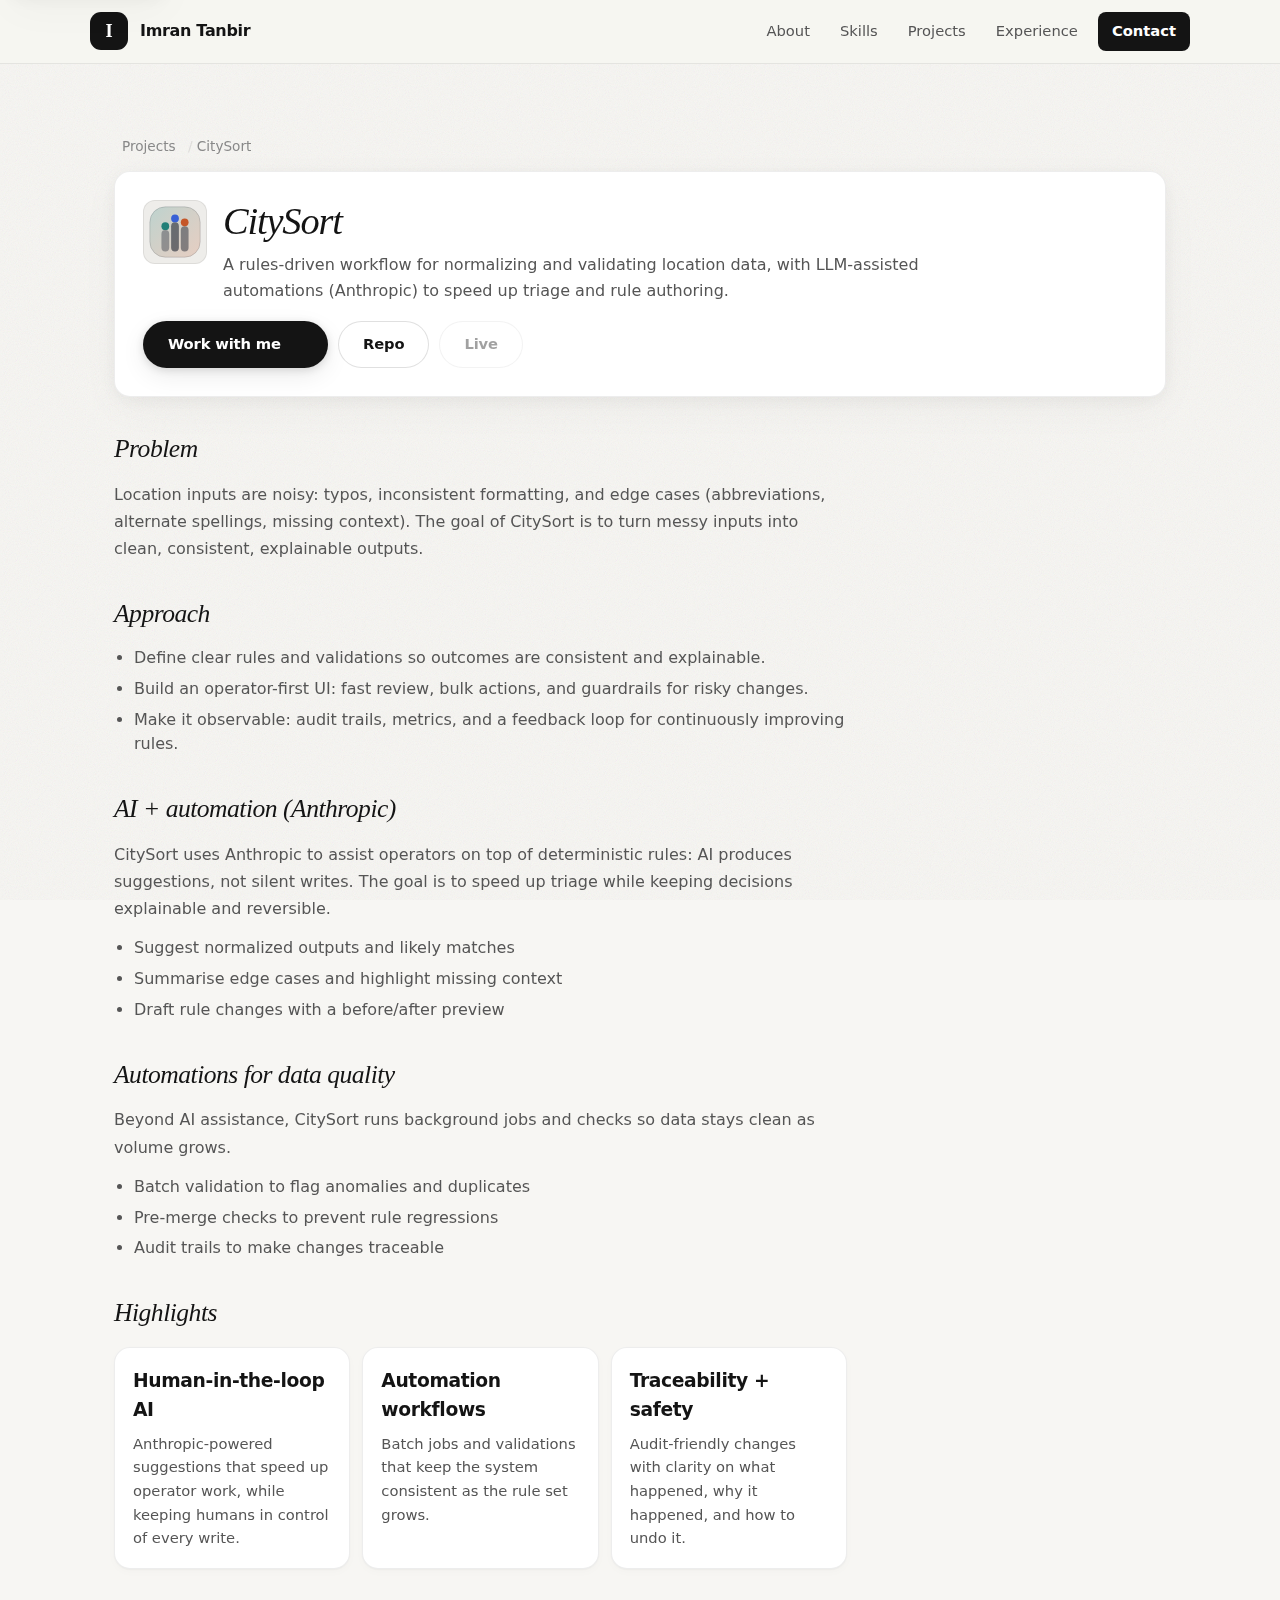
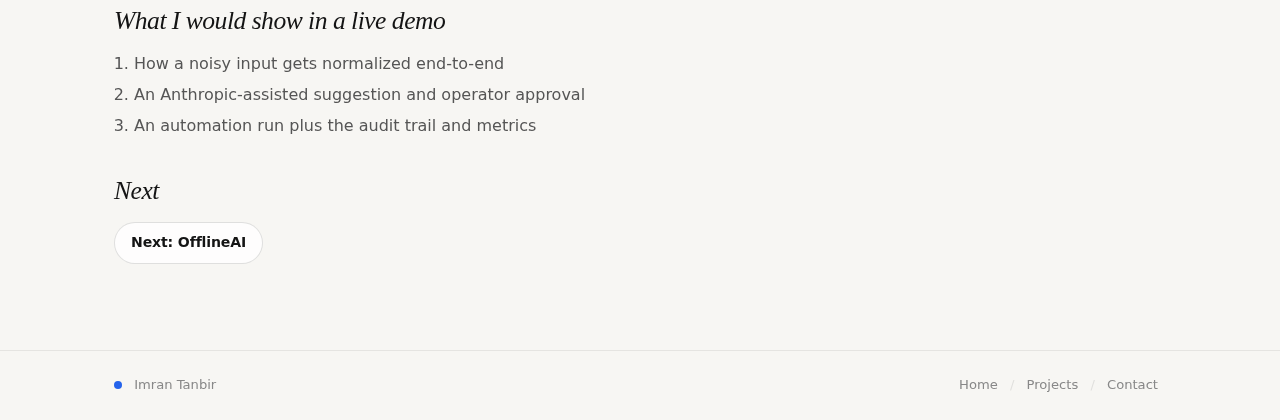
<file: public/projects/citysort/index.html>
<!doctype html>
<html lang="en">
  <head>
    <meta charset="utf-8" />
    <meta name="viewport" content="width=device-width, initial-scale=1" />
    <meta
      name="description"
      content="CitySort case study: rules-driven location workflows with validation and operator-focused UX."
    />

    <title>CitySort - Case Study</title>

    <link rel="icon" href="../../assets/favicon.svg" type="image/svg+xml" />
    <link rel="stylesheet" href="../../styles.css" />

    <link rel="preconnect" href="https://fonts.googleapis.com" />
    <link rel="preconnect" href="https://fonts.gstatic.com" crossorigin />
    <link
      href="https://fonts.googleapis.com/css2?family=Fraunces:opsz,wght@9..144,500;9..144,700&family=Space+Grotesk:wght@400;600;700&display=swap"
      rel="stylesheet"
    />

    <script src="../../script.js" defer></script>
  </head>
  <body>
    <a class="skip-link" href="#content">Skip to content</a>

    <header class="site-header">
      <div class="container header-inner">
        <a class="brand" href="../../" aria-label="Home">
          <span class="brand-mark" aria-hidden="true">I</span>
          <span class="brand-text">Imran Tanbir</span>
        </a>

        <nav class="site-nav" aria-label="Primary">
          <a href="../../#about">About</a>
          <a href="../../#skills">Skills</a>
          <a href="../../#projects">Projects</a>
          <a href="../../#experience">Experience</a>
          <a href="../../#contact" class="nav-cta">Contact</a>
        </nav>
      </div>
    </header>

    <main id="content" class="page">
      <section class="section">
        <div class="container">
          <p class="crumb" data-reveal>
            <a href="../../#projects">Projects</a>
            <span class="sep" aria-hidden="true">/</span>
            <span>CitySort</span>
          </p>

          <div class="project-hero" data-reveal>
            <div class="project-hero-top">
              <img
                class="project-icon"
                src="../../assets/citysort.svg"
                width="64"
                height="64"
                alt=""
                aria-hidden="true"
              />
              <div>
                <h1 class="project-title">CitySort</h1>
                <p class="project-subtitle">
                  A rules-driven workflow for normalizing and validating
                  location data, with LLM-assisted automations (Anthropic) to
                  speed up triage and rule authoring.
                </p>
              </div>
            </div>

            <div class="project-actions">
              <a class="btn btn-primary" href="../../#contact">Work with me</a>
              <a
                class="btn btn-ghost"
                href="https://github.com/imranow/Citysort"
                target="_blank"
                rel="noreferrer"
                >Repo</a
              >
              <a class="btn btn-ghost" href="#" aria-disabled="true">Live</a>
            </div>
          </div>

          <div class="prose" data-reveal>
            <h2>Problem</h2>
            <p>
              Location inputs are noisy: typos, inconsistent formatting, and edge
              cases (abbreviations, alternate spellings, missing context). The
              goal of CitySort is to turn messy inputs into clean, consistent,
              explainable outputs.
            </p>

            <h2>Approach</h2>
            <ul>
              <li>
                Define clear rules and validations so outcomes are consistent and
                explainable.
              </li>
              <li>
                Build an operator-first UI: fast review, bulk actions, and
                guardrails for risky changes.
              </li>
              <li>
                Make it observable: audit trails, metrics, and a feedback loop
                for continuously improving rules.
              </li>
            </ul>

            <h2>AI + automation (Anthropic)</h2>
            <p>
              CitySort uses Anthropic to assist operators on top of deterministic
              rules: AI produces suggestions, not silent writes. The goal is to
              speed up triage while keeping decisions explainable and
              reversible.
            </p>
            <ul>
              <li>Suggest normalized outputs and likely matches</li>
              <li>Summarise edge cases and highlight missing context</li>
              <li>Draft rule changes with a before/after preview</li>
            </ul>

            <h2>Automations for data quality</h2>
            <p>
              Beyond AI assistance, CitySort runs background jobs and checks so
              data stays clean as volume grows.
            </p>
            <ul>
              <li>Batch validation to flag anomalies and duplicates</li>
              <li>Pre-merge checks to prevent rule regressions</li>
              <li>Audit trails to make changes traceable</li>
            </ul>

            <h2>Highlights</h2>
            <div class="callouts">
              <div class="callout">
                <h3>Human-in-the-loop AI</h3>
                <p>
                  Anthropic-powered suggestions that speed up operator work,
                  while keeping humans in control of every write.
                </p>
              </div>
              <div class="callout">
                <h3>Automation workflows</h3>
                <p>
                  Batch jobs and validations that keep the system consistent as
                  the rule set grows.
                </p>
              </div>
              <div class="callout">
                <h3>Traceability + safety</h3>
                <p>
                  Audit-friendly changes with clarity on what happened, why it
                  happened, and how to undo it.
                </p>
              </div>
            </div>

            <h2>What I would show in a live demo</h2>
            <ol>
              <li>How a noisy input gets normalized end-to-end</li>
              <li>An Anthropic-assisted suggestion and operator approval</li>
              <li>An automation run plus the audit trail and metrics</li>
            </ol>

            <h2>Next</h2>
            <p class="next-links">
              <a class="btn btn-small btn-ghost" href="../offlineai/"
                >Next: OfflineAI</a
              >
            </p>
          </div>
        </div>
      </section>
    </main>

    <footer class="site-footer">
      <div class="container footer-inner">
        <p class="footer-left">
          <span class="footer-mark" aria-hidden="true"></span>
          <span>Imran Tanbir</span>
        </p>
        <p class="footer-right">
          <a href="../../">Home</a>
          <span class="sep" aria-hidden="true">/</span>
          <a href="../../#projects">Projects</a>
          <span class="sep" aria-hidden="true">/</span>
          <a href="../../#contact">Contact</a>
        </p>
      </div>
    </footer>
  </body>
</html>
</file>
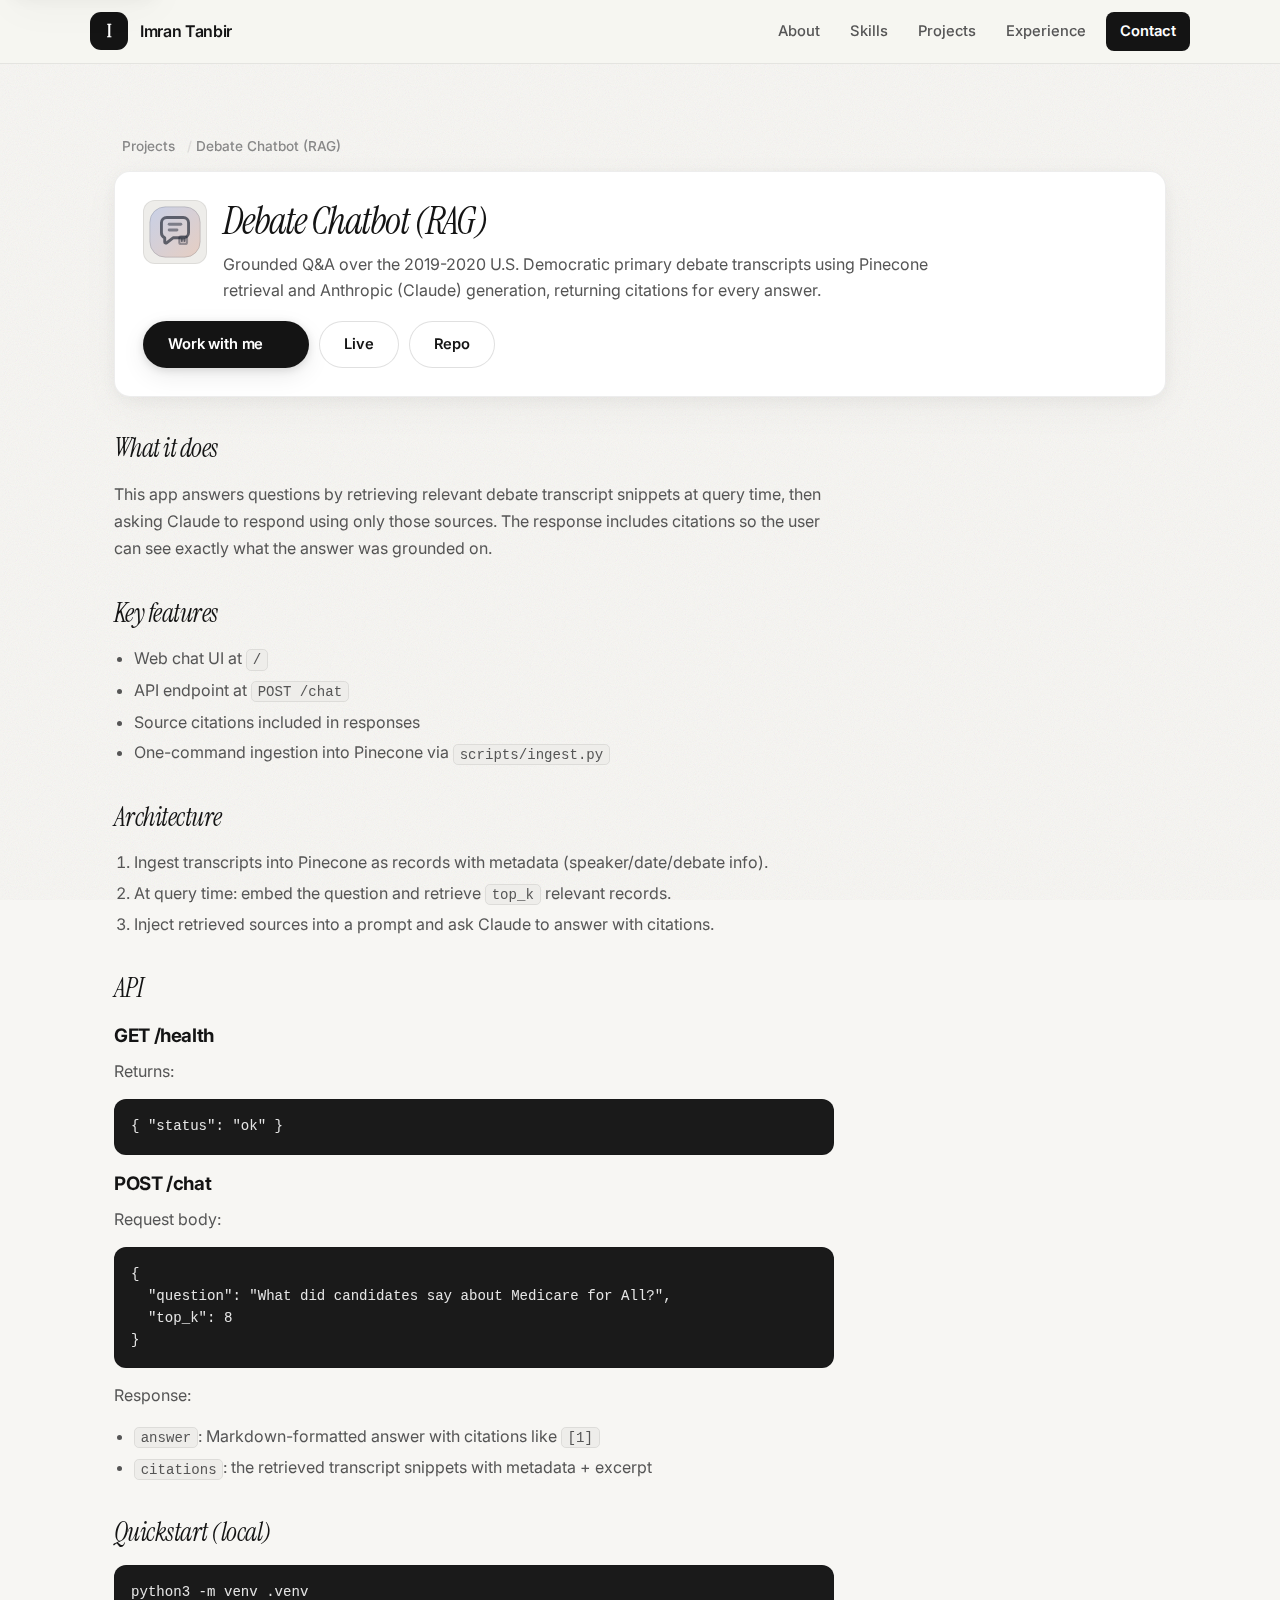
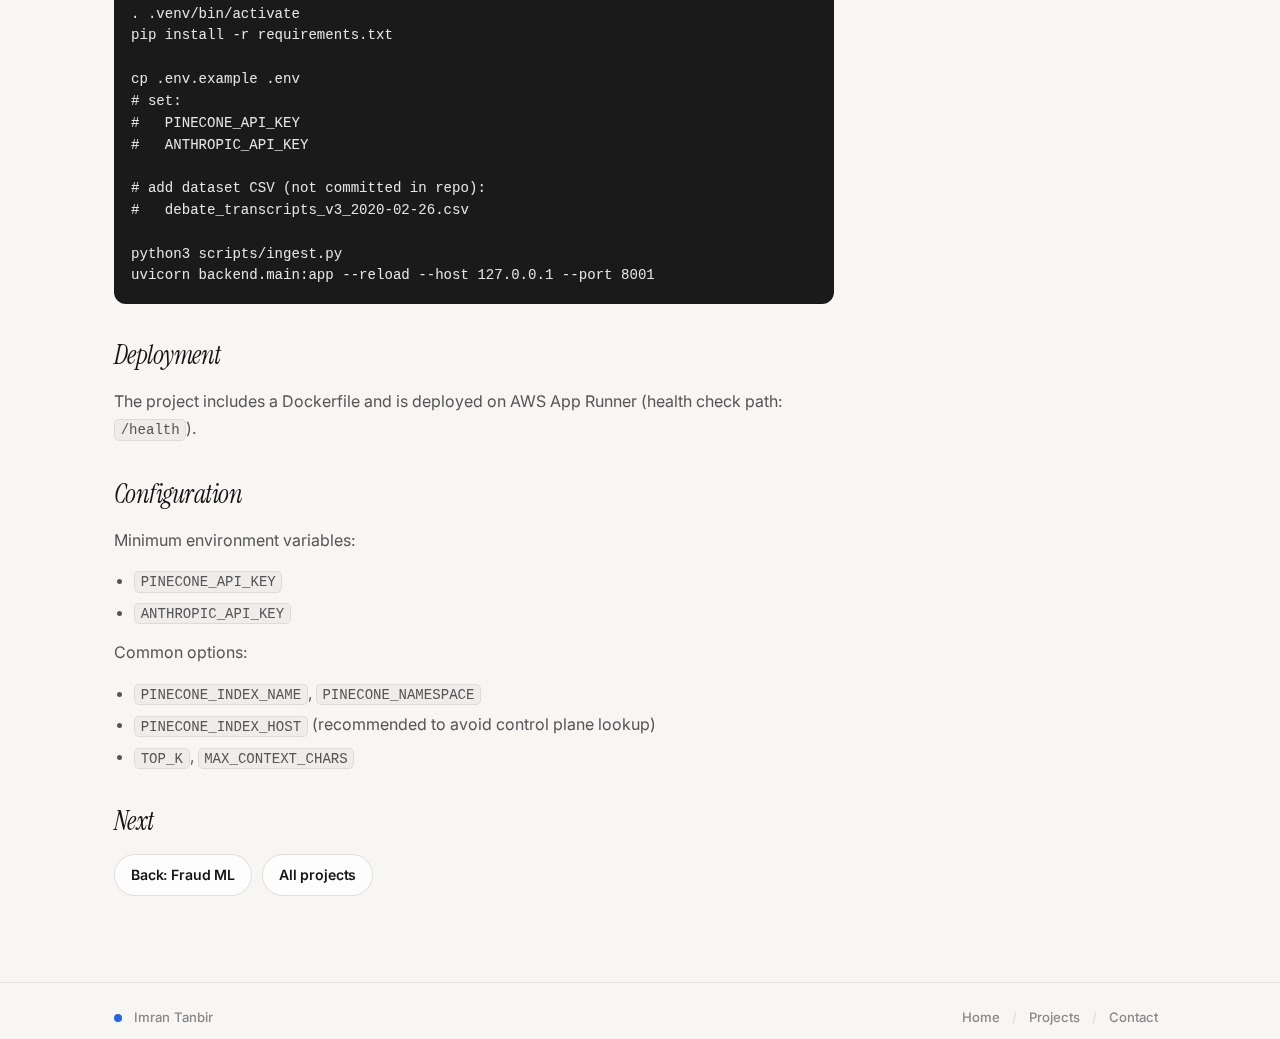
<file: public/projects/debate-chatbot/index.html>
<!doctype html>
<html lang="en">
  <head>
    <meta charset="utf-8" />
    <meta name="viewport" content="width=device-width, initial-scale=1" />
    <meta
      name="description"
      content="Debate Chatbot (RAG) case study: grounded Q&A over 2019-2020 U.S. Democratic primary debate transcripts using Pinecone and Anthropic, with citations."
    />

    <title>Debate Chatbot (RAG) - Case Study</title>

    <link rel="icon" href="../../assets/favicon.svg" type="image/svg+xml" />
    <link rel="stylesheet" href="../../styles.css" />

    <link rel="preconnect" href="https://fonts.googleapis.com" />
    <link rel="preconnect" href="https://fonts.gstatic.com" crossorigin />
    <link
      href="https://fonts.googleapis.com/css2?family=Instrument+Serif:ital@0;1&family=Inter:wght@400;500;600;700&display=swap"
      rel="stylesheet"
    />

    <script src="../../script.js" defer></script>
  </head>
  <body>
    <a class="skip-link" href="#content">Skip to content</a>

    <header class="site-header">
      <div class="container header-inner">
        <a class="brand" href="../../" aria-label="Home">
          <span class="brand-mark" aria-hidden="true">I</span>
          <span class="brand-text">Imran Tanbir</span>
        </a>

        <nav class="site-nav" aria-label="Primary">
          <a href="../../#about">About</a>
          <a href="../../#skills">Skills</a>
          <a href="../../#projects">Projects</a>
          <a href="../../#experience">Experience</a>
          <a href="../../#contact" class="nav-cta">Contact</a>
        </nav>
      </div>
    </header>

    <main id="content" class="page">
      <section class="section">
        <div class="container">
          <p class="crumb" data-reveal>
            <a href="../../#projects">Projects</a>
            <span class="sep" aria-hidden="true">/</span>
            <span>Debate Chatbot (RAG)</span>
          </p>

          <div class="project-hero" data-reveal>
            <div class="project-hero-top">
              <img
                class="project-icon"
                src="../../assets/debate-chatbot.svg"
                width="64"
                height="64"
                alt=""
                aria-hidden="true"
              />
              <div>
                <h1 class="project-title">Debate Chatbot (RAG)</h1>
                <p class="project-subtitle">
                  Grounded Q&amp;A over the 2019-2020 U.S. Democratic primary
                  debate transcripts using Pinecone retrieval and Anthropic
                  (Claude) generation, returning citations for every answer.
                </p>
              </div>
            </div>

            <div class="project-actions">
              <a class="btn btn-primary" href="../../#contact">Work with me</a>
              <a
                class="btn btn-ghost"
                href="https://9rhyvmep9y.us-east-1.awsapprunner.com/"
                target="_blank"
                rel="noreferrer"
                >Live</a
              >
              <a
                class="btn btn-ghost"
                href="https://github.com/imranow/debate-chatbot"
                target="_blank"
                rel="noreferrer"
                >Repo</a
              >
            </div>
          </div>

          <div class="prose" data-reveal>
            <h2>What it does</h2>
            <p>
              This app answers questions by retrieving relevant debate transcript
              snippets at query time, then asking Claude to respond using only
              those sources. The response includes citations so the user can see
              exactly what the answer was grounded on.
            </p>

            <h2>Key features</h2>
            <ul>
              <li>Web chat UI at <code>/</code></li>
              <li>API endpoint at <code>POST /chat</code></li>
              <li>Source citations included in responses</li>
              <li>
                One-command ingestion into Pinecone via
                <code>scripts/ingest.py</code>
              </li>
            </ul>

            <h2>Architecture</h2>
            <ol>
              <li>
                Ingest transcripts into Pinecone as records with metadata
                (speaker/date/debate info).
              </li>
              <li>
                At query time: embed the question and retrieve <code>top_k</code>
                relevant records.
              </li>
              <li>
                Inject retrieved sources into a prompt and ask Claude to answer
                with citations.
              </li>
            </ol>

            <h2>API</h2>
            <h3>GET /health</h3>
            <p>Returns:</p>
            <pre><code>{ "status": "ok" }</code></pre>

            <h3>POST /chat</h3>
            <p>Request body:</p>
            <pre><code>{
  "question": "What did candidates say about Medicare for All?",
  "top_k": 8
}</code></pre>

            <p>Response:</p>
            <ul>
              <li>
                <code>answer</code>: Markdown-formatted answer with citations like
                <code>[1]</code>
              </li>
              <li>
                <code>citations</code>: the retrieved transcript snippets with
                metadata + excerpt
              </li>
            </ul>

            <h2>Quickstart (local)</h2>
            <pre><code>python3 -m venv .venv
. .venv/bin/activate
pip install -r requirements.txt

cp .env.example .env
# set:
#   PINECONE_API_KEY
#   ANTHROPIC_API_KEY

# add dataset CSV (not committed in repo):
#   debate_transcripts_v3_2020-02-26.csv

python3 scripts/ingest.py
uvicorn backend.main:app --reload --host 127.0.0.1 --port 8001</code></pre>

            <h2>Deployment</h2>
            <p>
              The project includes a Dockerfile and is deployed on AWS App Runner
              (health check path: <code>/health</code>).
            </p>

            <h2>Configuration</h2>
            <p>Minimum environment variables:</p>
            <ul>
              <li><code>PINECONE_API_KEY</code></li>
              <li><code>ANTHROPIC_API_KEY</code></li>
            </ul>
            <p>Common options:</p>
            <ul>
              <li>
                <code>PINECONE_INDEX_NAME</code>,
                <code>PINECONE_NAMESPACE</code>
              </li>
              <li>
                <code>PINECONE_INDEX_HOST</code> (recommended to avoid control
                plane lookup)
              </li>
              <li><code>TOP_K</code>, <code>MAX_CONTEXT_CHARS</code></li>
            </ul>

            <h2>Next</h2>
            <p class="next-links">
              <a class="btn btn-small btn-ghost" href="../fraud-ml/"
                >Back: Fraud ML</a
              >
              <a class="btn btn-small btn-ghost" href="../../#projects"
                >All projects</a
              >
            </p>
          </div>
        </div>
      </section>
    </main>

    <footer class="site-footer">
      <div class="container footer-inner">
        <p class="footer-left">
          <span class="footer-mark" aria-hidden="true"></span>
          <span>Imran Tanbir</span>
        </p>
        <p class="footer-right">
          <a href="../../">Home</a>
          <span class="sep" aria-hidden="true">/</span>
          <a href="../../#projects">Projects</a>
          <span class="sep" aria-hidden="true">/</span>
          <a href="../../#contact">Contact</a>
        </p>
      </div>
    </footer>
  </body>
</html>
</file>
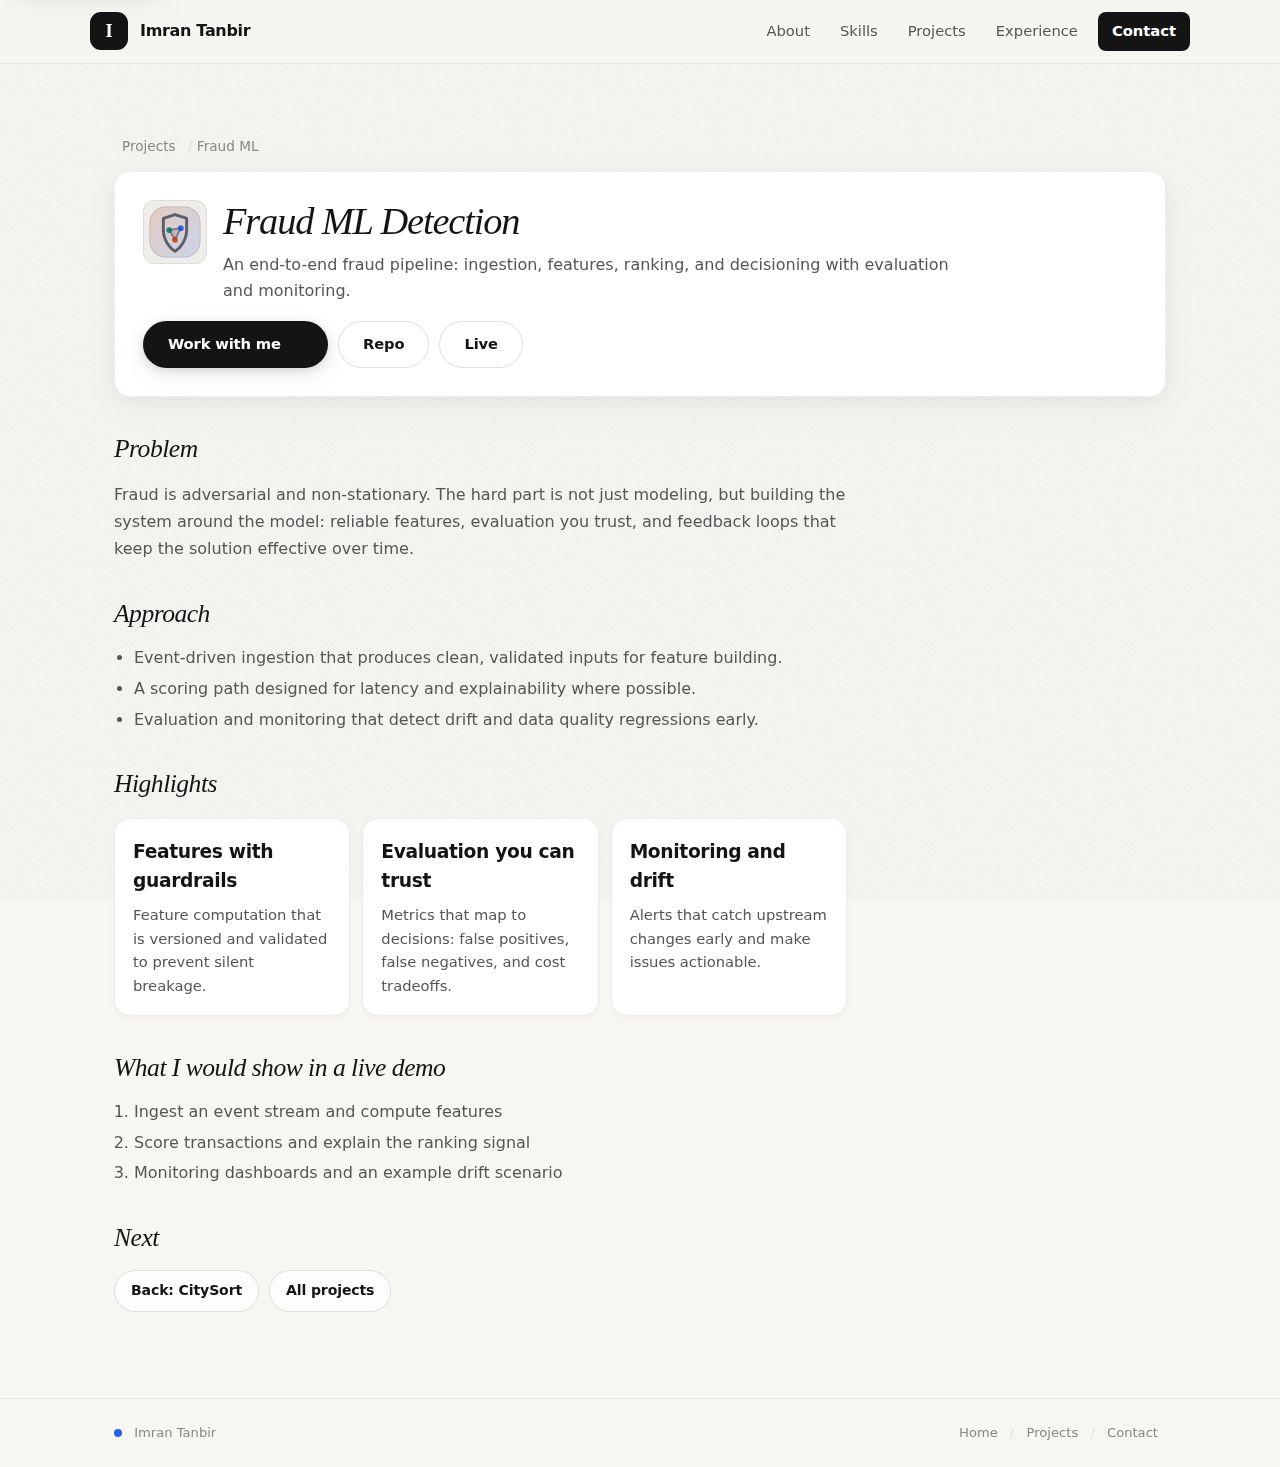
<file: public/projects/fraud-ml/index.html>
<!doctype html>
<html lang="en">
  <head>
    <meta charset="utf-8" />
    <meta name="viewport" content="width=device-width, initial-scale=1" />
    <meta
      name="description"
      content="Fraud ML case study: turning raw events into risk decisions with evaluation and monitoring."
    />

    <title>Fraud ML - Case Study</title>

    <link rel="icon" href="../../assets/favicon.svg" type="image/svg+xml" />
    <link rel="stylesheet" href="../../styles.css" />

    <link rel="preconnect" href="https://fonts.googleapis.com" />
    <link rel="preconnect" href="https://fonts.gstatic.com" crossorigin />
    <link
      href="https://fonts.googleapis.com/css2?family=Fraunces:opsz,wght@9..144,500;9..144,700&family=Space+Grotesk:wght@400;600;700&display=swap"
      rel="stylesheet"
    />

    <script src="../../script.js" defer></script>
  </head>
  <body>
    <a class="skip-link" href="#content">Skip to content</a>

    <header class="site-header">
      <div class="container header-inner">
        <a class="brand" href="../../" aria-label="Home">
          <span class="brand-mark" aria-hidden="true">I</span>
          <span class="brand-text">Imran Tanbir</span>
        </a>

        <nav class="site-nav" aria-label="Primary">
          <a href="../../#about">About</a>
          <a href="../../#skills">Skills</a>
          <a href="../../#projects">Projects</a>
          <a href="../../#experience">Experience</a>
          <a href="../../#contact" class="nav-cta">Contact</a>
        </nav>
      </div>
    </header>

    <main id="content" class="page">
      <section class="section">
        <div class="container">
          <p class="crumb" data-reveal>
            <a href="../../#projects">Projects</a>
            <span class="sep" aria-hidden="true">/</span>
            <span>Fraud ML</span>
          </p>

          <div class="project-hero" data-reveal>
            <div class="project-hero-top">
              <img
                class="project-icon"
                src="../../assets/fraud-ml.svg"
                width="64"
                height="64"
                alt=""
                aria-hidden="true"
              />
              <div>
                <h1 class="project-title">Fraud ML Detection</h1>
                <p class="project-subtitle">
                  An end-to-end fraud pipeline: ingestion, features, ranking, and
                  decisioning with evaluation and monitoring.
                </p>
              </div>
            </div>

            <div class="project-actions">
              <a class="btn btn-primary" href="../../#contact">Work with me</a>
              <a
                class="btn btn-ghost"
                href="https://github.com/imranow/fraud-detection"
                target="_blank"
                rel="noreferrer"
                >Repo</a
              >
              <a
                class="btn btn-ghost"
                href="https://fraud-detection-osf8xo9afx6h4yt8gnrdq8.streamlit.app/"
                target="_blank"
                rel="noreferrer"
                >Live</a
              >
            </div>
          </div>

          <div class="prose" data-reveal>
            <h2>Problem</h2>
            <p>
              Fraud is adversarial and non-stationary. The hard part is not just
              modeling, but building the system around the model: reliable
              features, evaluation you trust, and feedback loops that keep the
              solution effective over time.
            </p>

            <h2>Approach</h2>
            <ul>
              <li>
                Event-driven ingestion that produces clean, validated inputs for
                feature building.
              </li>
              <li>
                A scoring path designed for latency and explainability where
                possible.
              </li>
              <li>
                Evaluation and monitoring that detect drift and data quality
                regressions early.
              </li>
            </ul>

            <h2>Highlights</h2>
            <div class="callouts">
              <div class="callout">
                <h3>Features with guardrails</h3>
                <p>
                  Feature computation that is versioned and validated to prevent
                  silent breakage.
                </p>
              </div>
              <div class="callout">
                <h3>Evaluation you can trust</h3>
                <p>
                  Metrics that map to decisions: false positives, false
                  negatives, and cost tradeoffs.
                </p>
              </div>
              <div class="callout">
                <h3>Monitoring and drift</h3>
                <p>
                  Alerts that catch upstream changes early and make issues
                  actionable.
                </p>
              </div>
            </div>

            <h2>What I would show in a live demo</h2>
            <ol>
              <li>Ingest an event stream and compute features</li>
              <li>Score transactions and explain the ranking signal</li>
              <li>Monitoring dashboards and an example drift scenario</li>
            </ol>

            <h2>Next</h2>
            <p class="next-links">
              <a class="btn btn-small btn-ghost" href="../citysort/"
                >Back: CitySort</a
              >
              <a class="btn btn-small btn-ghost" href="../../#projects"
                >All projects</a
              >
            </p>
          </div>
        </div>
      </section>
    </main>

    <footer class="site-footer">
      <div class="container footer-inner">
        <p class="footer-left">
          <span class="footer-mark" aria-hidden="true"></span>
          <span>Imran Tanbir</span>
        </p>
        <p class="footer-right">
          <a href="../../">Home</a>
          <span class="sep" aria-hidden="true">/</span>
          <a href="../../#projects">Projects</a>
          <span class="sep" aria-hidden="true">/</span>
          <a href="../../#contact">Contact</a>
        </p>
      </div>
    </footer>
  </body>
</html>
</file>
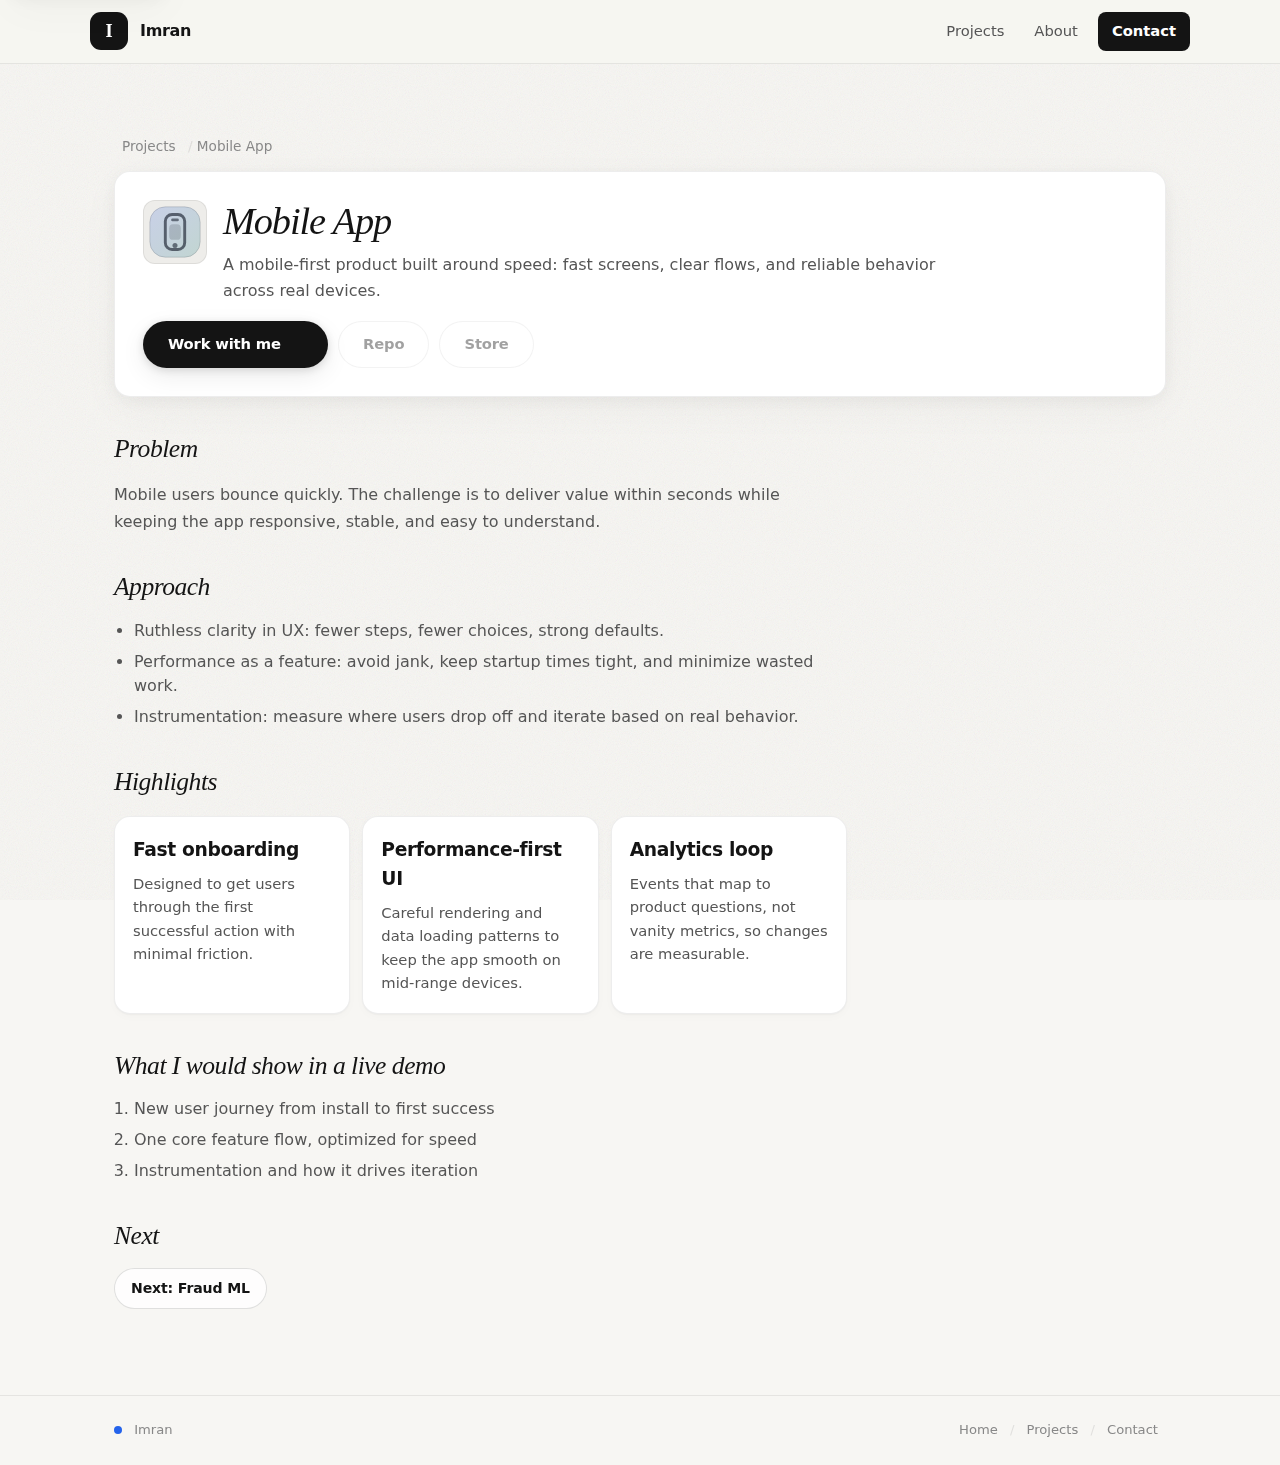
<file: public/projects/mobile-app/index.html>
<!doctype html>
<html lang="en">
  <head>
    <meta charset="utf-8" />
    <meta name="viewport" content="width=device-width, initial-scale=1" />
    <meta
      name="description"
      content="Mobile app case study: fast onboarding, crisp UX, and performance-first engineering."
    />

    <title>Mobile App - Case Study</title>

    <link rel="icon" href="../../assets/favicon.svg" type="image/svg+xml" />
    <link rel="stylesheet" href="../../styles.css" />

    <link rel="preconnect" href="https://fonts.googleapis.com" />
    <link rel="preconnect" href="https://fonts.gstatic.com" crossorigin />
    <link
      href="https://fonts.googleapis.com/css2?family=Fraunces:opsz,wght@9..144,500;9..144,700&family=Space+Grotesk:wght@400;600;700&display=swap"
      rel="stylesheet"
    />

    <script src="../../script.js" defer></script>
  </head>
  <body>
    <a class="skip-link" href="#content">Skip to content</a>

    <header class="site-header">
      <div class="container header-inner">
        <a class="brand" href="../../" aria-label="Home">
          <span class="brand-mark" aria-hidden="true">I</span>
          <span class="brand-text">Imran</span>
        </a>

        <nav class="site-nav" aria-label="Primary">
          <a href="../../#projects">Projects</a>
          <a href="../../#about">About</a>
          <a href="../../#contact" class="nav-cta">Contact</a>
        </nav>
      </div>
    </header>

    <main id="content" class="page">
      <section class="section">
        <div class="container">
          <p class="crumb" data-reveal>
            <a href="../../#projects">Projects</a>
            <span class="sep" aria-hidden="true">/</span>
            <span>Mobile App</span>
          </p>

          <div class="project-hero" data-reveal>
            <div class="project-hero-top">
              <img
                class="project-icon"
                src="../../assets/mobile-app.svg"
                width="64"
                height="64"
                alt=""
                aria-hidden="true"
              />
              <div>
                <h1 class="project-title">Mobile App</h1>
                <p class="project-subtitle">
                  A mobile-first product built around speed: fast screens, clear
                  flows, and reliable behavior across real devices.
                </p>
              </div>
            </div>

            <div class="project-actions">
              <a class="btn btn-primary" href="../../#contact">Work with me</a>
              <a class="btn btn-ghost" href="#" aria-disabled="true">Repo</a>
              <a class="btn btn-ghost" href="#" aria-disabled="true">Store</a>
            </div>
          </div>

          <div class="prose" data-reveal>
            <h2>Problem</h2>
            <p>
              Mobile users bounce quickly. The challenge is to deliver value
              within seconds while keeping the app responsive, stable, and easy
              to understand.
            </p>

            <h2>Approach</h2>
            <ul>
              <li>
                Ruthless clarity in UX: fewer steps, fewer choices, strong
                defaults.
              </li>
              <li>
                Performance as a feature: avoid jank, keep startup times tight,
                and minimize wasted work.
              </li>
              <li>
                Instrumentation: measure where users drop off and iterate based
                on real behavior.
              </li>
            </ul>

            <h2>Highlights</h2>
            <div class="callouts">
              <div class="callout">
                <h3>Fast onboarding</h3>
                <p>
                  Designed to get users through the first successful action with
                  minimal friction.
                </p>
              </div>
              <div class="callout">
                <h3>Performance-first UI</h3>
                <p>
                  Careful rendering and data loading patterns to keep the app
                  smooth on mid-range devices.
                </p>
              </div>
              <div class="callout">
                <h3>Analytics loop</h3>
                <p>
                  Events that map to product questions, not vanity metrics, so
                  changes are measurable.
                </p>
              </div>
            </div>

            <h2>What I would show in a live demo</h2>
            <ol>
              <li>New user journey from install to first success</li>
              <li>One core feature flow, optimized for speed</li>
              <li>Instrumentation and how it drives iteration</li>
            </ol>

            <h2>Next</h2>
            <p class="next-links">
              <a class="btn btn-small btn-ghost" href="../fraud-ml/"
                >Next: Fraud ML</a
              >
            </p>
          </div>
        </div>
      </section>
    </main>

    <footer class="site-footer">
      <div class="container footer-inner">
        <p class="footer-left">
          <span class="footer-mark" aria-hidden="true"></span>
          <span>Imran</span>
        </p>
        <p class="footer-right">
          <a href="../../">Home</a>
          <span class="sep" aria-hidden="true">/</span>
          <a href="../../#projects">Projects</a>
          <span class="sep" aria-hidden="true">/</span>
          <a href="../../#contact">Contact</a>
        </p>
      </div>
    </footer>
  </body>
</html>
</file>
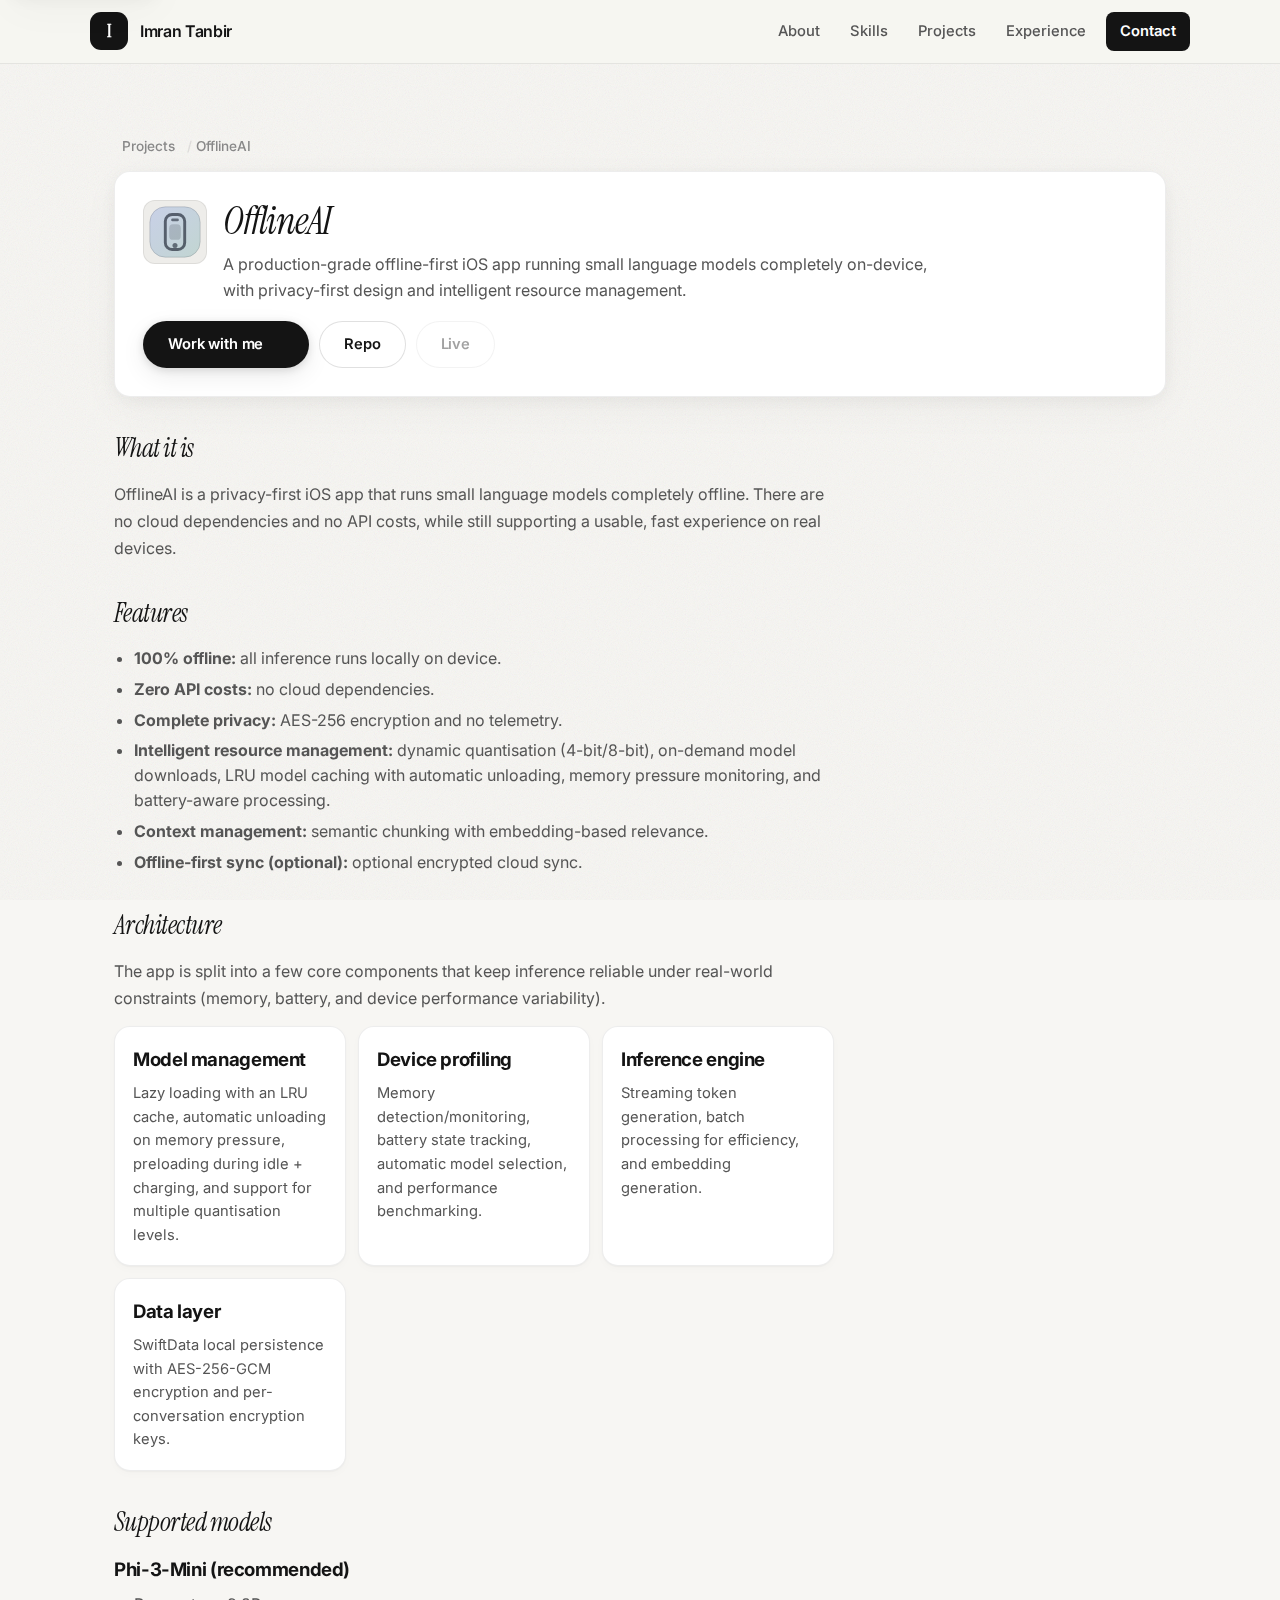
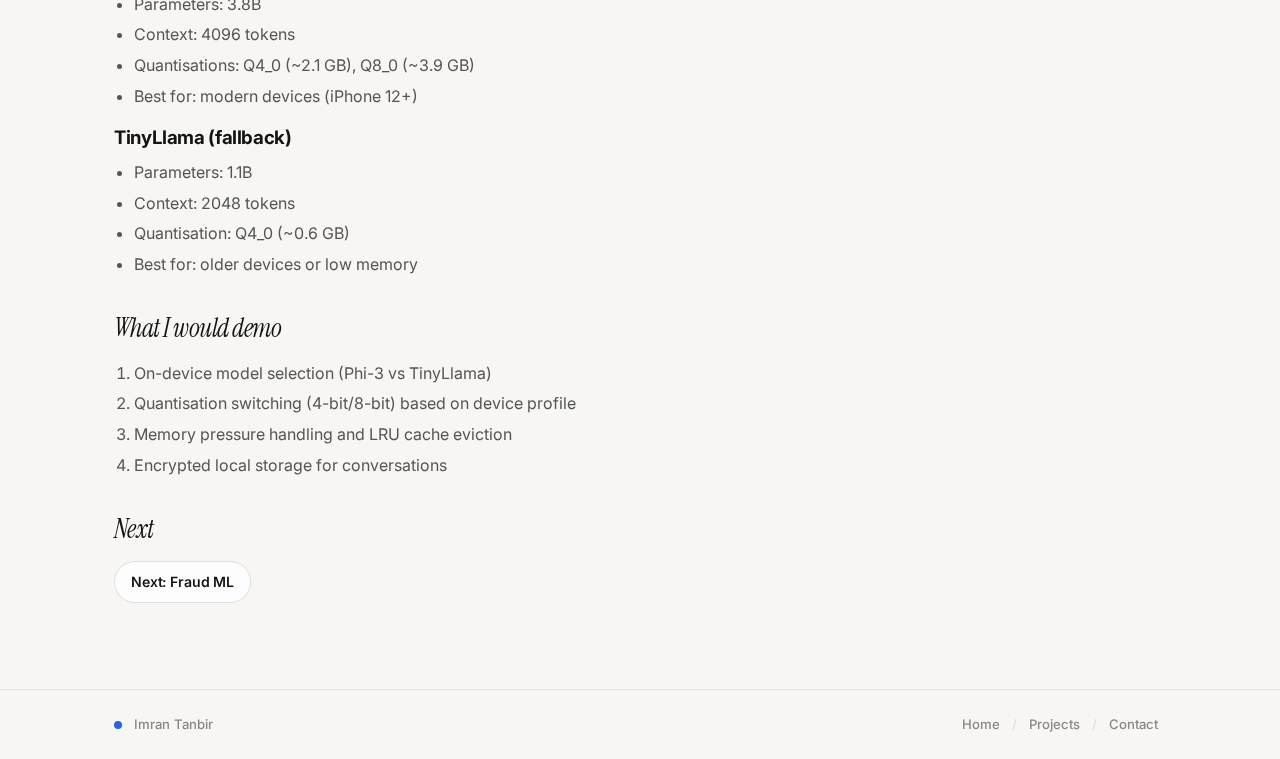
<file: public/projects/offlineai/index.html>
<!doctype html>
<html lang="en">
  <head>
    <meta charset="utf-8" />
    <meta name="viewport" content="width=device-width, initial-scale=1" />
    <meta
      name="description"
      content="OfflineAI case study: a privacy-first, offline iOS app running small language models fully on-device."
    />

    <title>OfflineAI - Case Study</title>

    <link rel="icon" href="../../assets/favicon.svg" type="image/svg+xml" />
    <link rel="stylesheet" href="../../styles.css" />

    <link rel="preconnect" href="https://fonts.googleapis.com" />
    <link rel="preconnect" href="https://fonts.gstatic.com" crossorigin />
    <link
      href="https://fonts.googleapis.com/css2?family=Instrument+Serif:ital@0;1&family=Inter:wght@400;500;600;700&display=swap"
      rel="stylesheet"
    />

    <script src="../../script.js" defer></script>
  </head>
  <body>
    <a class="skip-link" href="#content">Skip to content</a>

    <header class="site-header">
      <div class="container header-inner">
        <a class="brand" href="../../" aria-label="Home">
          <span class="brand-mark" aria-hidden="true">I</span>
          <span class="brand-text">Imran Tanbir</span>
        </a>

        <nav class="site-nav" aria-label="Primary">
          <a href="../../#about">About</a>
          <a href="../../#skills">Skills</a>
          <a href="../../#projects">Projects</a>
          <a href="../../#experience">Experience</a>
          <a href="../../#contact" class="nav-cta">Contact</a>
        </nav>
      </div>
    </header>

    <main id="content" class="page">
      <section class="section">
        <div class="container">
          <p class="crumb" data-reveal>
            <a href="../../#projects">Projects</a>
            <span class="sep" aria-hidden="true">/</span>
            <span>OfflineAI</span>
          </p>

          <div class="project-hero" data-reveal>
            <div class="project-hero-top">
              <img
                class="project-icon"
                src="../../assets/mobile-app.svg"
                width="64"
                height="64"
                alt=""
                aria-hidden="true"
              />
              <div>
                <h1 class="project-title">OfflineAI</h1>
                <p class="project-subtitle">
                  A production-grade offline-first iOS app running small language
                  models completely on-device, with privacy-first design and
                  intelligent resource management.
                </p>
              </div>
            </div>

            <div class="project-actions">
              <a class="btn btn-primary" href="../../#contact">Work with me</a>
              <a
                class="btn btn-ghost"
                href="https://github.com/imranow/OfflineAI"
                target="_blank"
                rel="noreferrer"
                >Repo</a
              >
              <a class="btn btn-ghost" href="#" aria-disabled="true">Live</a>
            </div>
          </div>

          <div class="prose" data-reveal>
            <h2>What it is</h2>
            <p>
              OfflineAI is a privacy-first iOS app that runs small language
              models completely offline. There are no cloud dependencies and no
              API costs, while still supporting a usable, fast experience on
              real devices.
            </p>

            <h2>Features</h2>
            <ul>
              <li>
                <strong>100% offline:</strong> all inference runs locally on
                device.
              </li>
              <li><strong>Zero API costs:</strong> no cloud dependencies.</li>
              <li>
                <strong>Complete privacy:</strong> AES-256 encryption and no
                telemetry.
              </li>
              <li>
                <strong>Intelligent resource management:</strong> dynamic
                quantisation (4-bit/8-bit), on-demand model downloads, LRU model
                caching with automatic unloading, memory pressure monitoring,
                and battery-aware processing.
              </li>
              <li>
                <strong>Context management:</strong> semantic chunking with
                embedding-based relevance.
              </li>
              <li>
                <strong>Offline-first sync (optional):</strong> optional
                encrypted cloud sync.
              </li>
            </ul>

            <h2>Architecture</h2>
            <p>
              The app is split into a few core components that keep inference
              reliable under real-world constraints (memory, battery, and device
              performance variability).
            </p>
            <div class="callouts">
              <div class="callout">
                <h3>Model management</h3>
                <p>
                  Lazy loading with an LRU cache, automatic unloading on memory
                  pressure, preloading during idle + charging, and support for
                  multiple quantisation levels.
                </p>
              </div>
              <div class="callout">
                <h3>Device profiling</h3>
                <p>
                  Memory detection/monitoring, battery state tracking, automatic
                  model selection, and performance benchmarking.
                </p>
              </div>
              <div class="callout">
                <h3>Inference engine</h3>
                <p>
                  Streaming token generation, batch processing for efficiency,
                  and embedding generation.
                </p>
              </div>
              <div class="callout">
                <h3>Data layer</h3>
                <p>
                  SwiftData local persistence with AES-256-GCM encryption and
                  per-conversation encryption keys.
                </p>
              </div>
            </div>

            <h2>Supported models</h2>
            <h3>Phi-3-Mini (recommended)</h3>
            <ul>
              <li>Parameters: 3.8B</li>
              <li>Context: 4096 tokens</li>
              <li>Quantisations: Q4_0 (~2.1 GB), Q8_0 (~3.9 GB)</li>
              <li>Best for: modern devices (iPhone 12+)</li>
            </ul>

            <h3>TinyLlama (fallback)</h3>
            <ul>
              <li>Parameters: 1.1B</li>
              <li>Context: 2048 tokens</li>
              <li>Quantisation: Q4_0 (~0.6 GB)</li>
              <li>Best for: older devices or low memory</li>
            </ul>

            <h2>What I would demo</h2>
            <ol>
              <li>On-device model selection (Phi-3 vs TinyLlama)</li>
              <li>Quantisation switching (4-bit/8-bit) based on device profile</li>
              <li>Memory pressure handling and LRU cache eviction</li>
              <li>Encrypted local storage for conversations</li>
            </ol>

            <h2>Next</h2>
            <p class="next-links">
              <a class="btn btn-small btn-ghost" href="../fraud-ml/"
                >Next: Fraud ML</a
              >
            </p>
          </div>
        </div>
      </section>
    </main>

    <footer class="site-footer">
      <div class="container footer-inner">
        <p class="footer-left">
          <span class="footer-mark" aria-hidden="true"></span>
          <span>Imran Tanbir</span>
        </p>
        <p class="footer-right">
          <a href="../../">Home</a>
          <span class="sep" aria-hidden="true">/</span>
          <a href="../../#projects">Projects</a>
          <span class="sep" aria-hidden="true">/</span>
          <a href="../../#contact">Contact</a>
        </p>
      </div>
    </footer>
  </body>
</html>
</file>
<file: public/styles.css>
/* ============================================================
   IMRAN TANBIR — Portfolio
   Taste-driven design: editorial typography, interactive depth,
   living gradients, intentional micro-interactions
   ============================================================ */

:root {
  --bg: #F7F6F3;
  --bg2: #EEEDEA;
  --ink: #141414;
  --muted: #555;
  --muted2: #888;
  --card: #fff;
  --stroke: rgba(0,0,0,0.07);
  --stroke-strong: rgba(0,0,0,0.12);
  --shadow-sm: 0 1px 2px rgba(0,0,0,0.04), 0 3px 10px rgba(0,0,0,0.02);
  --shadow: 0 4px 20px rgba(0,0,0,0.05), 0 12px 44px rgba(0,0,0,0.03);
  --shadow-lg: 0 8px 36px rgba(0,0,0,0.07), 0 20px 70px rgba(0,0,0,0.04);

  --accent: #2563EB;
  --accent2: #7C3AED;
  --accent3: #059669;

  --radius: 16px;
  --radius-sm: 12px;
  --radius-xs: 8px;
  --max: 1100px;

  --font-sans: "Inter", ui-sans-serif, system-ui, -apple-system, sans-serif;
  --font-serif: "Instrument Serif", Georgia, serif;
}

* { box-sizing: border-box; margin: 0; }
html { scroll-behavior: auto; /* Lenis handles smooth scroll */ }
html, body { height: 100%; }

body {
  font-family: var(--font-sans);
  color: var(--ink);
  background: var(--bg);
  line-height: 1.55;
  -webkit-font-smoothing: antialiased;
  overflow-x: hidden;
}

/* -- Grain overlay -- */
body::before {
  content: '';
  position: fixed;
  inset: 0;
  z-index: 0;
  pointer-events: none;
  opacity: 0.3;
  background-image: url("data:image/svg+xml,%3Csvg viewBox='0 0 256 256' xmlns='http://www.w3.org/2000/svg'%3E%3Cfilter id='n'%3E%3CfeTurbulence type='fractalNoise' baseFrequency='0.85' numOctaves='4' stitchTiles='stitch'/%3E%3C/filter%3E%3Crect width='100%25' height='100%25' filter='url(%23n)' opacity='0.35'/%3E%3C/svg%3E");
  background-size: 200px;
}

a {
  color: inherit;
  text-decoration-thickness: 1px;
  text-underline-offset: 0.2em;
  transition: color 140ms ease;
}
a:hover { color: var(--accent); }

code {
  font-family: "JetBrains Mono", ui-monospace, SFMono-Regular, Menlo, monospace;
  font-size: 0.88em;
}

.container {
  position: relative;
  z-index: 1;
  max-width: var(--max);
  margin: 0 auto;
  padding: 0 24px;
}

/* ---- Skip link ---- */
.skip-link {
  position: absolute; top: 10px; left: 10px;
  padding: 10px 16px; border-radius: var(--radius-xs);
  background: #fff; border: 1px solid var(--stroke-strong);
  box-shadow: var(--shadow);
  transform: translateY(-130%);
  transition: transform 160ms ease;
  z-index: 100;
  font-weight: 500;
}
.skip-link:focus { transform: translateY(0); }

/* ============================================================
   PAGE ENTRANCE CURTAIN
   ============================================================ */
html.js body {
  opacity: 0;
}
html.js body.is-loaded {
  opacity: 1;
  transition: opacity 400ms ease;
}

html.js .site-header {
  transform: translateY(-20px);
  opacity: 0;
  transition: transform 500ms cubic-bezier(0.16, 1, 0.3, 1) 100ms,
              opacity 400ms ease 100ms;
}
html.js body.is-loaded .site-header {
  transform: translateY(0);
  opacity: 1;
}

/* ============================================================
   SPLIT-TEXT HERO — word cascade animation
   ============================================================ */
.word-wrap {
  display: inline-block;
  overflow: hidden;
  vertical-align: bottom;
}

html.js .hero-title .word {
  display: inline-block;
  transform: translateY(110%);
  opacity: 0;
  transition: transform 700ms cubic-bezier(0.16, 1, 0.3, 1),
              opacity 600ms ease;
}

html.js .hero-title.is-visible .word {
  transform: translateY(0);
  opacity: 1;
}

/* Gradient highlight sweep on <em> */
html.js .hero-title em {
  background-size: 0% 100%;
  background-repeat: no-repeat;
}
html.js .hero-title.is-visible em {
  background-size: 100% 100%;
  transition: background-size 600ms cubic-bezier(0.16, 1, 0.3, 1) 900ms;
}

/* Hero sub-elements sequenced entrance */
html.js .hero-copy .eyebrow,
html.js .hero-copy .hero-subtitle,
html.js .hero-copy .hero-actions,
html.js .hero-copy .hero-metrics {
  opacity: 0;
  transform: translateY(16px);
  transition: opacity 500ms ease, transform 600ms cubic-bezier(0.16, 1, 0.3, 1);
}

html.js .hero-copy.is-visible .eyebrow      { opacity: 1; transform: translateY(0); transition-delay: 0ms; }
html.js .hero-copy.is-visible .hero-subtitle { opacity: 1; transform: translateY(0); transition-delay: 800ms; }
html.js .hero-copy.is-visible .hero-actions  { opacity: 1; transform: translateY(0); transition-delay: 1000ms; }
html.js .hero-copy.is-visible .hero-metrics  { opacity: 1; transform: translateY(0); transition-delay: 1100ms; }

/* ============================================================
   INTERACTIVE GRADIENT BLOB — mouse-following hero bg
   ============================================================ */
.hero-gradient {
  position: absolute;
  inset: 0;
  z-index: 0;
  pointer-events: none;
  overflow: hidden;
}

.hero-gradient .blob {
  position: absolute;
  border-radius: 50%;
  filter: blur(80px);
  opacity: 0.35;
  will-change: transform;
  transition: transform 0.6s cubic-bezier(0.16, 1, 0.3, 1);
}

.blob--a {
  width: 500px; height: 500px;
  background: radial-gradient(circle, rgba(37,99,235,0.5), transparent 70%);
  top: -10%; left: -5%;
}

.blob--b {
  width: 400px; height: 400px;
  background: radial-gradient(circle, rgba(124,58,237,0.4), transparent 70%);
  top: 20%; right: -8%;
}

.blob--c {
  width: 350px; height: 350px;
  background: radial-gradient(circle, rgba(5,150,105,0.35), transparent 70%);
  bottom: -5%; left: 30%;
}

/* ============================================================
   HEADER
   ============================================================ */
.site-header {
  position: sticky;
  top: 0;
  z-index: 20;
  border-bottom: 1px solid var(--stroke);
  background: rgba(247,246,243,0.72);
  backdrop-filter: blur(16px) saturate(1.4);
  -webkit-backdrop-filter: blur(16px) saturate(1.4);
}

.header-inner {
  display: flex;
  align-items: center;
  justify-content: space-between;
  gap: 16px;
  padding: 12px 0;
}

.brand {
  display: inline-flex;
  align-items: center;
  gap: 12px;
  text-decoration: none;
}
.brand:hover { color: var(--ink); }

.brand-mark {
  width: 38px; height: 38px;
  display: inline-flex;
  align-items: center;
  justify-content: center;
  border-radius: 11px;
  background: var(--ink);
  color: #fff;
  font-weight: 700;
  font-family: var(--font-serif);
  font-size: 1.15rem;
  letter-spacing: -0.02em;
  transition: transform 200ms cubic-bezier(0.16,1,0.3,1);
}
.brand:hover .brand-mark { transform: rotate(-6deg) scale(1.06); }

.brand-text {
  font-weight: 600;
  font-size: 1rem;
  letter-spacing: -0.02em;
}

.site-nav {
  display: inline-flex;
  align-items: center;
  flex-wrap: wrap;
  justify-content: flex-end;
  gap: 2px;
}

.site-nav a {
  text-decoration: none;
  padding: 8px 14px;
  border-radius: var(--radius-xs);
  color: var(--muted);
  font-weight: 500;
  font-size: 0.92rem;
  transition: background 120ms ease, color 120ms ease;
}

.site-nav a:hover {
  background: rgba(0,0,0,0.04);
  color: var(--ink);
}

.site-nav .nav-cta {
  --mag-x: 0;
  --mag-y: 0;
  background: var(--ink);
  color: #fff;
  font-weight: 600;
  margin-left: 4px;
  transition: background 140ms ease, transform 200ms cubic-bezier(0.16,1,0.3,1);
  transform: translate(calc(var(--mag-x) * 1px), calc(var(--mag-y) * 1px));
}

.site-nav .nav-cta:hover {
  background: #333;
  color: #fff;
  transform: translate(calc(var(--mag-x) * 1px), calc(var(--mag-y) * 1px - 1px));
}

/* ============================================================
   HERO
   ============================================================ */
.hero {
  position: relative;
  z-index: 1;
  padding: 88px 0 56px;
  overflow: hidden;
}

.hero-grid {
  display: grid;
  grid-template-columns: 1.1fr 0.9fr;
  gap: 48px;
  align-items: start;
}

.eyebrow {
  display: inline-flex;
  align-items: center;
  gap: 8px;
  margin: 0 0 24px;
  padding: 5px 14px 5px 6px;
  border-radius: 999px;
  border: 1px solid var(--stroke);
  background: rgba(255,255,255,0.8);
  backdrop-filter: blur(6px);
  color: var(--muted);
  font-weight: 500;
  font-size: 0.85rem;
  letter-spacing: 0.01em;
}

.eyebrow::before {
  content: '';
  width: 8px; height: 8px;
  border-radius: 50%;
  background: var(--accent3);
  flex-shrink: 0;
  animation: pulse-dot 2.4s ease-in-out infinite;
}

@keyframes pulse-dot {
  0%, 100% { opacity: 1; transform: scale(1); }
  50% { opacity: 0.4; transform: scale(0.75); }
}

.hero-title {
  font-family: var(--font-serif);
  font-weight: 400;
  font-style: italic;
  letter-spacing: -0.035em;
  line-height: 1.06;
  font-size: clamp(2.6rem, 4.2vw, 4rem);
  margin: 0 0 20px;
}

/* Highlight a word */
.hero-title em {
  font-style: italic;
  background: linear-gradient(120deg, rgba(37,99,235,0.12), rgba(124,58,237,0.1));
  padding: 0 6px;
  border-radius: 6px;
  -webkit-box-decoration-break: clone;
  box-decoration-break: clone;
}

.hero-subtitle {
  color: var(--muted);
  font-size: 1.02rem;
  max-width: 50ch;
  margin: 0 0 32px;
  line-height: 1.7;
}

.hero-actions {
  display: flex;
  flex-wrap: wrap;
  gap: 10px;
  margin: 0 0 36px;
}

/* ---- Buttons ---- */
.btn {
  --mag-x: 0;
  --mag-y: 0;
  display: inline-flex;
  align-items: center;
  justify-content: center;
  gap: 8px;
  border-radius: 999px;
  padding: 11px 24px;
  border: 1px solid transparent;
  text-decoration: none;
  font-weight: 600;
  font-size: 0.92rem;
  letter-spacing: -0.01em;
  cursor: pointer;
  transition: all 180ms cubic-bezier(0.16,1,0.3,1);
  position: relative;
  overflow: hidden;
  transform: translate(calc(var(--mag-x) * 1px), calc(var(--mag-y) * 1px));
}
.btn:active { transform: translate(calc(var(--mag-x) * 1px), calc(var(--mag-y) * 1px)) scale(0.97); }

.btn-primary {
  background: var(--ink);
  color: #fff;
  box-shadow: 0 2px 8px rgba(0,0,0,0.12), 0 8px 24px rgba(0,0,0,0.08);
}
.btn-primary:hover {
  background: #333;
  color: #fff;
  box-shadow: 0 4px 12px rgba(0,0,0,0.16), 0 12px 32px rgba(0,0,0,0.1);
  transform: translate(calc(var(--mag-x) * 1px), calc(var(--mag-y) * 1px - 2px));
}

/* Arrow slides in on primary hover */
.btn-primary::after {
  content: '\2197';
  display: inline-block;
  margin-left: 2px;
  opacity: 0;
  transform: translateX(-6px);
  transition: opacity 160ms ease, transform 160ms ease;
}
.btn-primary:hover::after {
  opacity: 1;
  transform: translateX(0);
}

.btn-ghost {
  background: rgba(255,255,255,0.8);
  border-color: var(--stroke-strong);
  color: var(--ink);
  backdrop-filter: blur(4px);
}
.btn-ghost:hover {
  background: #fff;
  border-color: rgba(0,0,0,0.16);
  color: var(--ink);
  transform: translate(calc(var(--mag-x) * 1px), calc(var(--mag-y) * 1px - 1px));
}

.btn-small {
  padding: 8px 16px;
  font-size: 0.88rem;
}

/* ---- Metrics ---- */
.hero-metrics {
  display: grid;
  grid-template-columns: repeat(3, 1fr);
  gap: 1px;
  margin: 0;
  background: var(--stroke);
  border-radius: var(--radius);
  overflow: hidden;
  border: 1px solid var(--stroke);
}

.metric {
  padding: 16px 18px;
  background: rgba(255,255,255,0.85);
  backdrop-filter: blur(4px);
}

.metric dt {
  font-weight: 700;
  letter-spacing: -0.02em;
  margin: 0 0 2px;
  font-size: 0.95rem;
}

.metric dd {
  margin: 0;
  color: var(--muted2);
  font-size: 0.85rem;
}

/* ---- Art card ---- */
.hero-art { position: relative; padding-top: 8px; }

.art-card {
  border-radius: var(--radius);
  border: 1px solid var(--stroke);
  background: rgba(255,255,255,0.85);
  backdrop-filter: blur(8px);
  box-shadow: var(--shadow);
  overflow: hidden;
  transition: transform 400ms cubic-bezier(0.16,1,0.3,1),
              box-shadow 400ms cubic-bezier(0.16,1,0.3,1);
}

.hero-art:hover .art-card {
  transform: translateY(-4px) rotate(-0.5deg);
  box-shadow: var(--shadow-lg);
}

.art-top {
  display: flex;
  align-items: center;
  gap: 7px;
  padding: 12px 16px;
  border-bottom: 1px solid var(--stroke);
  background: var(--bg2);
}

.dot { width: 11px; height: 11px; border-radius: 50%; }
.dot-a { background: #FF6159; }
.dot-b { background: #FFBD2E; }
.dot-c { background: #28CA42; }

.art-body { padding: 20px; }

.art-kicker {
  margin: 0 0 14px;
  font-weight: 700;
  font-size: 0.78rem;
  text-transform: uppercase;
  letter-spacing: 0.08em;
  color: var(--muted2);
}

.art-list {
  margin: 0 0 14px;
  padding-left: 0;
  list-style: none;
  counter-reset: art;
}
.art-list li {
  padding: 9px 0 9px 28px;
  border-bottom: 1px solid var(--stroke);
  color: var(--ink);
  font-size: 0.93rem;
  position: relative;
  counter-increment: art;
}
.art-list li::before {
  content: counter(art, decimal-leading-zero);
  position: absolute;
  left: 0;
  font-size: 0.72rem;
  font-weight: 700;
  color: var(--muted2);
  top: 11px;
  font-feature-settings: 'tnum';
}
.art-list li:last-child { border-bottom: none; }

.art-footnote {
  margin: 0;
  color: var(--muted2);
  font-size: 0.82rem;
}

.art-shadow {
  position: absolute;
  inset: 0;
  border-radius: 22px;
  transform: translate(6px, 8px);
  background: radial-gradient(250px 180px at 60% 40%, rgba(37,99,235,0.1), transparent 70%),
              radial-gradient(200px 160px at 30% 80%, rgba(124,58,237,0.07), transparent 70%);
  filter: blur(24px);
  opacity: 0.4;
  z-index: -1;
}

/* ============================================================
   SECTIONS — editorial numbering system
   ============================================================ */
.section {
  padding: 72px 0;
  position: relative;
  z-index: 1;
}

.section-alt {
  padding: 80px 0;
}

.section-head {
  margin-bottom: 36px;
  position: relative;
}

/* Section number — editorial detail */
.section-num {
  display: block;
  font-family: var(--font-serif);
  font-style: italic;
  font-size: 0.85rem;
  color: var(--muted2);
  margin-bottom: 8px;
  letter-spacing: 0.02em;
}

.section-title {
  font-family: var(--font-serif);
  font-weight: 400;
  font-style: italic;
  font-size: clamp(2rem, 3vw, 2.6rem);
  letter-spacing: -0.03em;
  margin: 0 0 10px;
  line-height: 1.1;
}

.section-subtitle {
  margin: 0;
  color: var(--muted);
  max-width: 56ch;
  line-height: 1.65;
}

/* Subtle top border on alt sections — grows from left */
.section-alt::before {
  content: '';
  position: absolute;
  top: 0;
  left: 24px;
  right: 24px;
  max-width: var(--max);
  margin: 0 auto;
  height: 1px;
  background: var(--stroke);
  transform: scaleX(0);
  transform-origin: left;
  transition: transform 800ms cubic-bezier(0.16, 1, 0.3, 1);
}
.section-alt.line-visible::before {
  transform: scaleX(1);
}

/* Section header staggered reveals */
html.js .section-num {
  opacity: 0;
  transform: translateX(-12px);
  transition: opacity 500ms ease, transform 600ms cubic-bezier(0.16, 1, 0.3, 1);
}
html.js .is-visible .section-num,
html.js .section-num.is-visible {
  opacity: 1;
  transform: translateX(0);
}

html.js .section-title {
  opacity: 0;
  transform: translateY(16px);
  transition: opacity 500ms ease 100ms, transform 600ms cubic-bezier(0.16, 1, 0.3, 1) 100ms;
}
html.js .is-visible .section-title,
html.js .section-title.is-visible {
  opacity: 1;
  transform: translateY(0);
}

html.js .section-subtitle {
  opacity: 0;
  transform: translateY(12px);
  transition: opacity 500ms ease 200ms, transform 600ms cubic-bezier(0.16, 1, 0.3, 1) 200ms;
}
html.js .is-visible .section-subtitle,
html.js .section-subtitle.is-visible {
  opacity: 1;
  transform: translateY(0);
}

/* ---- Project cards ---- */
.cards {
  display: grid;
  grid-template-columns: repeat(2, 1fr);
  gap: 16px;
  perspective: 1200px;
}

.card {
  position: relative;
  border-radius: var(--radius);
  border: 1px solid var(--stroke);
  background: var(--card);
  box-shadow: var(--shadow-sm);
  padding: 24px;
  display: flex;
  flex-direction: column;
  min-height: 260px;
  transform-style: preserve-3d;
  transition: transform 400ms cubic-bezier(0.16,1,0.3,1),
              box-shadow 280ms cubic-bezier(0.16,1,0.3,1),
              border-color 200ms ease;
}

.card:hover {
  box-shadow: var(--shadow-lg);
  border-color: rgba(0,0,0,0.1);
}

/* Glare effect */
.card-glare {
  position: absolute;
  inset: 0;
  border-radius: var(--radius);
  pointer-events: none;
  opacity: 0;
  background: radial-gradient(
    300px circle at var(--mx, 50%) var(--my, 50%),
    rgba(255,255,255,0.18),
    transparent 60%
  );
  transition: opacity 300ms ease;
  z-index: 2;
}
.card:hover .card-glare { opacity: 1; }

.card-top {
  display: flex;
  align-items: center;
  gap: 14px;
  margin-bottom: 12px;
}

.card-icon {
  border-radius: var(--radius-xs);
  background: var(--bg2);
  border: 1px solid var(--stroke);
}

.card-title {
  margin: 0;
  font-size: 1.15rem;
  font-weight: 700;
  letter-spacing: -0.02em;
}

.card-summary {
  margin: 0 0 14px;
  color: var(--muted);
  font-size: 0.92rem;
  line-height: 1.6;
}

.taglist {
  list-style: none;
  display: flex;
  flex-wrap: wrap;
  gap: 6px;
  padding: 0;
  margin: 0 0 16px;
}

.taglist li {
  padding: 3px 10px;
  border-radius: 999px;
  background: var(--bg2);
  color: var(--muted);
  font-size: 0.78rem;
  font-weight: 600;
  letter-spacing: 0.01em;
}

.card-actions {
  display: flex;
  gap: 8px;
  margin-top: auto;
}

.card-actions a[aria-disabled="true"] {
  opacity: 0.4;
  pointer-events: none;
}

/* ---- Skills panels ---- */
.about-grid {
  display: grid;
  grid-template-columns: 0.75fr 1.25fr;
  gap: 36px;
  align-items: start;
}

.about-panels {
  display: grid;
  grid-template-columns: repeat(2, 1fr);
  gap: 12px;
}

.panel {
  border-radius: var(--radius);
  border: 1px solid var(--stroke);
  background: var(--card);
  box-shadow: var(--shadow-sm);
  padding: 22px;
  transition: transform 280ms cubic-bezier(0.16,1,0.3,1),
              box-shadow 280ms cubic-bezier(0.16,1,0.3,1);
}

.panel:hover {
  transform: translateY(-3px);
  box-shadow: var(--shadow);
}

.panel-title {
  margin: 0 0 12px;
  font-weight: 700;
  letter-spacing: -0.02em;
  font-size: 1rem;
  display: flex;
  align-items: center;
  gap: 8px;
}

/* Colored dot before panel title */
.panel-title::before {
  content: '';
  width: 6px; height: 6px;
  border-radius: 50%;
  background: var(--accent);
  flex-shrink: 0;
}

/* Give each skill panel a different dot color */
.about-panels .panel:nth-child(2) .panel-title::before { background: var(--accent2); }
.about-panels .panel:nth-child(3) .panel-title::before { background: var(--accent3); }
.about-panels .panel:nth-child(4) .panel-title::before { background: #E8590C; }

.panel-meta {
  margin: -8px 0 12px;
  color: var(--accent);
  font-weight: 600;
  font-size: 0.85rem;
}

/* ---- Experience ---- */
.experience-panels {
  display: grid;
  grid-template-columns: repeat(3, 1fr);
  gap: 14px;
}

.panel-list {
  margin: 0;
  padding-left: 18px;
  color: var(--muted);
  font-size: 0.92rem;
  line-height: 1.6;
}
.panel-list li + li { margin-top: 6px; }

/* ---- Contact ---- */
.contact { display: grid; gap: 14px; }

.contact-card {
  border-radius: var(--radius);
  border: 1px solid var(--stroke);
  background: var(--card);
  box-shadow: var(--shadow-sm);
  padding: 28px;
  transition: transform 280ms cubic-bezier(0.16,1,0.3,1),
              box-shadow 280ms cubic-bezier(0.16,1,0.3,1);
}

.contact-card:hover {
  transform: translateY(-3px);
  box-shadow: var(--shadow);
}

.contact-row {
  display: grid;
  grid-template-columns: 1fr auto;
  gap: 16px;
  align-items: center;
}

.contact-label {
  margin: 0;
  color: var(--muted2);
  font-weight: 600;
  font-size: 0.78rem;
  text-transform: uppercase;
  letter-spacing: 0.06em;
}

.contact-value {
  margin: 4px 0 0;
  font-weight: 700;
  font-size: 1.15rem;
  letter-spacing: -0.02em;
}

.contact-actions {
  display: flex;
  flex-wrap: wrap;
  justify-content: flex-end;
  gap: 8px;
}

/* ============================================================
   FOOTER
   ============================================================ */
.site-footer {
  position: relative;
  z-index: 1;
  border-top: 1px solid var(--stroke);
  background: var(--bg);
  padding: 24px 0;
}

.footer-inner {
  display: flex;
  align-items: center;
  justify-content: space-between;
  gap: 12px;
}

.footer-left, .footer-right {
  margin: 0;
  color: var(--muted2);
  font-weight: 500;
  font-size: 0.82rem;
}

.footer-right a {
  text-decoration: none;
  padding: 4px 8px;
  border-radius: var(--radius-xs);
  transition: background 120ms ease, color 120ms ease;
}
.footer-right a:hover {
  background: rgba(0,0,0,0.04);
  color: var(--ink);
}

.footer-mark {
  display: inline-block;
  width: 8px; height: 8px;
  border-radius: 50%;
  margin-right: 8px;
  background: var(--accent);
}

.sep { opacity: 0.2; }

/* ============================================================
   PROJECT SUB-PAGES
   ============================================================ */
.page { min-height: 60vh; }

.crumb {
  margin: 0 0 14px;
  color: var(--muted2);
  font-weight: 500;
  font-size: 0.85rem;
}
.crumb a {
  text-decoration: none;
  padding: 4px 8px;
  border-radius: var(--radius-xs);
}
.crumb a:hover { background: rgba(0,0,0,0.04); }

.project-hero {
  border-radius: var(--radius);
  border: 1px solid var(--stroke);
  background: var(--card);
  box-shadow: var(--shadow);
  padding: 28px;
}

.project-hero-top {
  display: flex;
  align-items: flex-start;
  gap: 16px;
}

.project-icon {
  border-radius: var(--radius-sm);
  border: 1px solid var(--stroke);
  background: var(--bg2);
}

.project-title {
  font-family: var(--font-serif);
  font-weight: 400;
  font-style: italic;
  letter-spacing: -0.03em;
  line-height: 1.1;
  font-size: 2.4rem;
}

.project-subtitle {
  margin: 10px 0 0;
  color: var(--muted);
  max-width: 72ch;
  line-height: 1.6;
}

.project-actions {
  display: flex;
  flex-wrap: wrap;
  gap: 10px;
  margin-top: 18px;
}
.project-actions a[aria-disabled="true"] { opacity: 0.4; pointer-events: none; }

.prose {
  max-width: 72ch;
  margin-top: 28px;
}

.prose h2 {
  font-family: var(--font-serif);
  font-weight: 400;
  font-style: italic;
  letter-spacing: -0.02em;
  margin: 32px 0 12px;
  font-size: 1.6rem;
}

.prose h3 {
  margin: 0 0 8px;
  font-weight: 700;
  letter-spacing: -0.02em;
}

.prose p {
  margin: 0 0 14px;
  color: var(--muted);
  line-height: 1.7;
}

.prose ul, .prose ol {
  margin: 0 0 14px;
  padding-left: 20px;
  color: var(--muted);
}
.prose li + li { margin-top: 6px; }

.prose code {
  background: var(--bg2);
  border: 1px solid var(--stroke);
  padding: 0.12em 0.4em;
  border-radius: 5px;
}

.prose pre {
  margin: 12px 0 14px;
  padding: 16px;
  border-radius: var(--radius-sm);
  border: 1px solid var(--stroke);
  background: #1A1A1A;
  color: #E5E5E5;
  overflow: auto;
}
.prose pre code {
  display: block; white-space: pre;
  background: transparent; border: 0; padding: 0; border-radius: 0;
  color: inherit;
}

.details {
  margin: 14px 0 0;
  border: 1px solid var(--stroke);
  border-radius: var(--radius);
  background: var(--card);
  box-shadow: var(--shadow-sm);
  padding: 14px 18px;
}
.details summary {
  cursor: pointer;
  font-weight: 700;
  font-size: 0.95rem;
}
.details[open] summary { margin-bottom: 12px; }

.callouts {
  display: grid;
  grid-template-columns: repeat(3, 1fr);
  gap: 12px;
  margin: 14px 0 0;
}

.callout {
  border-radius: var(--radius);
  border: 1px solid var(--stroke);
  background: var(--card);
  box-shadow: var(--shadow-sm);
  padding: 18px;
}
.callout p { margin: 0; color: var(--muted); font-size: 0.92rem; line-height: 1.6; }

.next-links {
  display: flex;
  flex-wrap: wrap;
  gap: 10px;
  margin: 14px 0 0;
}

/* ============================================================
   REVEAL ANIMATION
   ============================================================ */
[data-reveal] {
  opacity: 1;
  transform: none;
}

html.js [data-reveal] {
  opacity: 0;
  transform: translateY(24px);
  transition: opacity 700ms ease, transform 700ms cubic-bezier(0.16, 1, 0.3, 1);
  transition-delay: var(--reveal-delay, 0ms);
}

html.js [data-reveal].is-visible {
  opacity: 1;
  transform: translateY(0);
}

/* ============================================================
   CUSTOM CURSOR GLOW (desktop only)
   ============================================================ */
.cursor-glow {
  position: fixed;
  width: 240px;
  height: 240px;
  border-radius: 50%;
  pointer-events: none;
  z-index: 0;
  background: radial-gradient(circle, rgba(37,99,235,0.06), transparent 70%);
  transform: translate(-50%, -50%);
  will-change: left, top;
  transition: opacity 300ms ease;
  opacity: 0;
}

.cursor-glow.is-active { opacity: 1; }

/* ============================================================
   ACCESSIBILITY
   ============================================================ */
@media (prefers-reduced-motion: reduce) {
  * { transition: none !important; animation: none !important; }
  html { scroll-behavior: auto; }
  html.js [data-reveal] { opacity: 1; transform: none; }
  html.js body { opacity: 1; }
  html.js .site-header { opacity: 1; transform: none; }
  html.js .hero-title .word { opacity: 1; transform: none; }
  html.js .hero-title em { background-size: 100% 100%; }
  html.js .hero-copy .eyebrow,
  html.js .hero-copy .hero-subtitle,
  html.js .hero-copy .hero-actions,
  html.js .hero-copy .hero-metrics { opacity: 1; transform: none; }
  html.js .section-num,
  html.js .section-title,
  html.js .section-subtitle { opacity: 1; transform: none; }
  .section-alt::before { transform: scaleX(1); }
  .cursor-glow, .hero-gradient { display: none; }
  .card-glare { display: none; }
}

:focus-visible {
  outline: 2px solid var(--accent);
  outline-offset: 3px;
}

/* ============================================================
   RESPONSIVE
   ============================================================ */
@media (max-width: 980px) {
  .hero-grid { grid-template-columns: 1fr; }
  .hero { padding: 52px 0 36px; }
  .hero-metrics { grid-template-columns: 1fr; }
  .cards { grid-template-columns: 1fr; perspective: none; }
  .card { transform-style: flat; }
  .card:hover { transform: translateY(-5px); }
  .card-glare { display: none; }
  .about-grid { grid-template-columns: 1fr; }
  .about-panels { grid-template-columns: 1fr; }
  .contact-row { grid-template-columns: 1fr; }
  .contact-actions { justify-content: flex-start; }
  .callouts { grid-template-columns: 1fr; }
  .experience-panels { grid-template-columns: 1fr; }
  .project-hero-top { flex-direction: column; }
  .project-title { font-size: 2rem; }
  .footer-inner { flex-direction: column; align-items: flex-start; }
  .hero-gradient .blob { filter: blur(60px); opacity: 0.25; }
  .cursor-glow { display: none; }
  /* Disable magnetic on mobile */
  .btn { --mag-x: 0 !important; --mag-y: 0 !important; }
}

@media (max-width: 520px) {
  .site-nav a { padding: 7px 8px; font-size: 0.85rem; }
  .site-nav { gap: 0; }
  .btn { width: 100%; }
  .btn-primary::after { display: none; }
  .hero-actions { align-items: stretch; }
  .card { min-height: auto; }
  .hero-title { font-size: 2rem; }
  .section-title { font-size: 1.8rem; }
}
</file>
